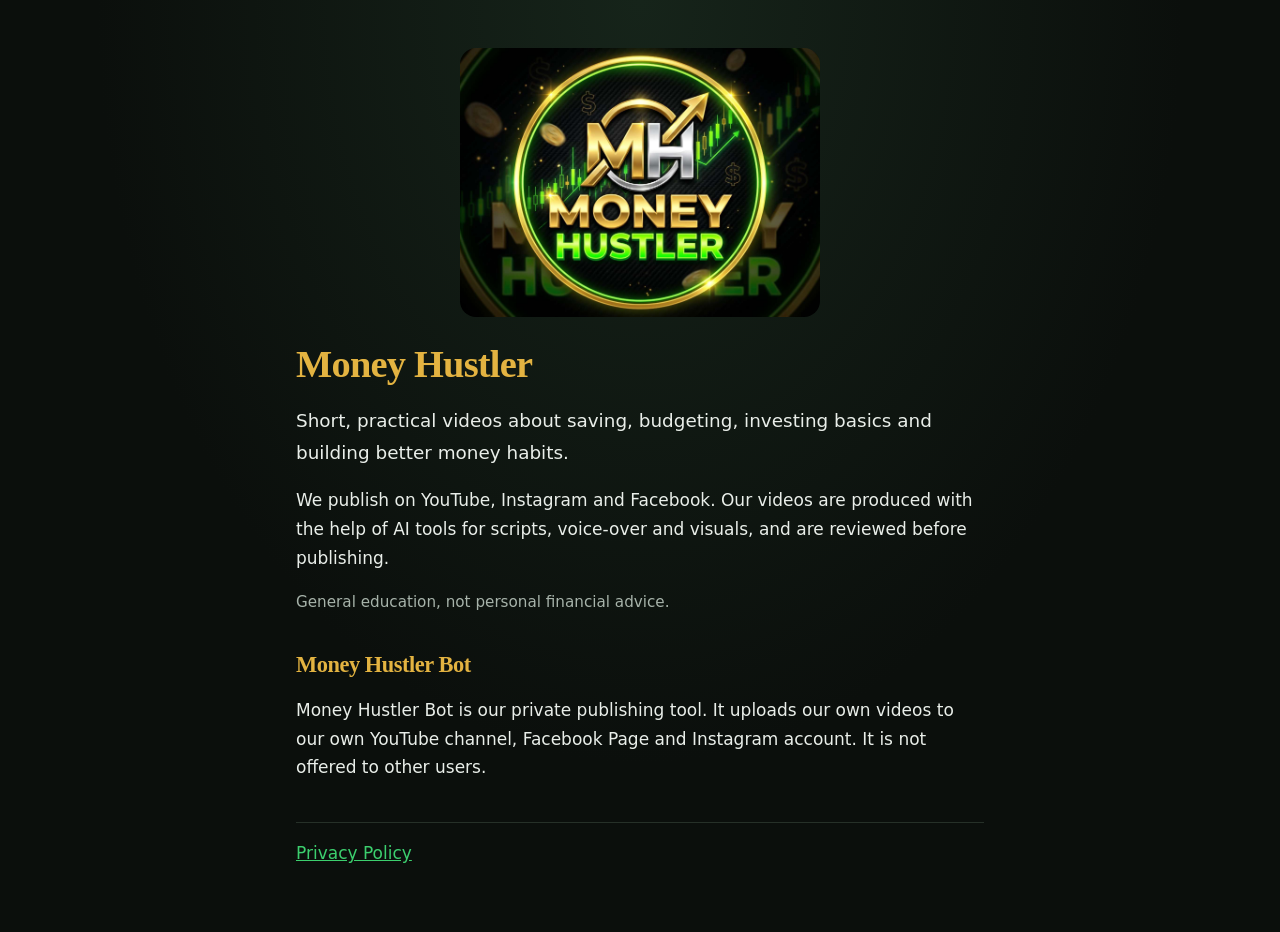
<file: index.html>
<!doctype html>
<html lang="en">
<head>
<meta charset="utf-8">
<meta name="viewport" content="width=device-width, initial-scale=1">
<title>Money Hustler</title>
<meta name="description" content="Money Hustler: short, practical personal finance videos. General education, not personal financial advice.">
<link rel="stylesheet" href="style.css">
</head>
<body>
<main class="wrap">
  <img class="logo" src="logo.jpg" alt="Money Hustler logo" width="768" height="574">
  <h1>Money Hustler</h1>
  <p class="lead">Short, practical videos about saving, budgeting, investing basics and building better money habits.</p>
  <p>We publish on YouTube, Instagram and Facebook. Our videos are produced with the help of AI tools for scripts, voice-over and visuals, and are reviewed before publishing.</p>
  <p class="note">General education, not personal financial advice.</p>
  <h2>Money Hustler Bot</h2>
  <p>Money Hustler Bot is our private publishing tool. It uploads our own videos to our own YouTube channel, Facebook Page and Instagram account. It is not offered to other users.</p>
  <nav><a href="privacy.html">Privacy Policy</a></nav>
</main>
</body>
</html>
</file>
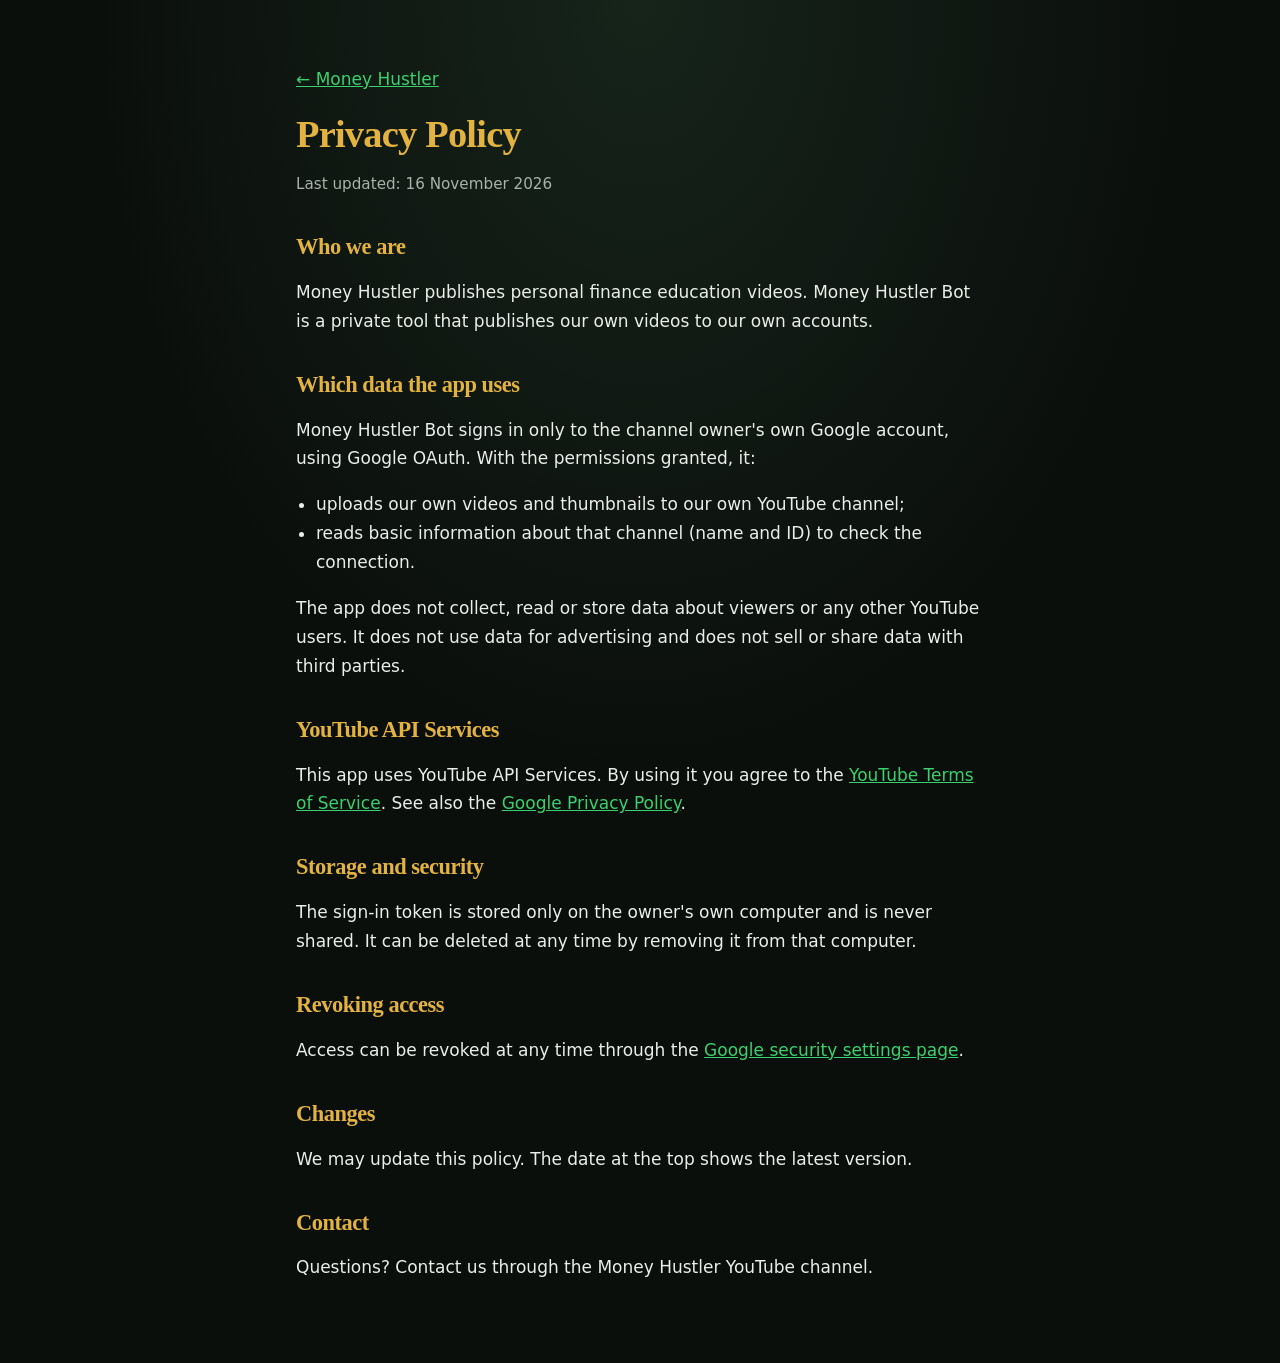
<file: privacy.html>
<!doctype html>
<html lang="en">
<head>
<meta charset="utf-8">
<meta name="viewport" content="width=device-width, initial-scale=1">
<title>Privacy Policy · Money Hustler</title>
<link rel="stylesheet" href="style.css">
</head>
<body>
<main class="wrap">
  <p><a href="index.html">← Money Hustler</a></p>
  <h1>Privacy Policy</h1>
  <p class="meta">Last updated: 16 November 2026</p>

  <h2>Who we are</h2>
  <p>Money Hustler publishes personal finance education videos. Money Hustler Bot is a private tool that publishes our own videos to our own accounts.</p>

  <h2>Which data the app uses</h2>
  <p>Money Hustler Bot signs in only to the channel owner's own Google account, using Google OAuth. With the permissions granted, it:</p>
  <ul>
    <li>uploads our own videos and thumbnails to our own YouTube channel;</li>
    <li>reads basic information about that channel (name and ID) to check the connection.</li>
  </ul>
  <p>The app does not collect, read or store data about viewers or any other YouTube users. It does not use data for advertising and does not sell or share data with third parties.</p>

  <h2>YouTube API Services</h2>
  <p>This app uses YouTube API Services. By using it you agree to the <a href="https://www.youtube.com/t/terms">YouTube Terms of Service</a>. See also the <a href="https://policies.google.com/privacy">Google Privacy Policy</a>.</p>

  <h2>Storage and security</h2>
  <p>The sign-in token is stored only on the owner's own computer and is never shared. It can be deleted at any time by removing it from that computer.</p>

  <h2>Revoking access</h2>
  <p>Access can be revoked at any time through the <a href="https://myaccount.google.com/permissions">Google security settings page</a>.</p>

  <h2>Changes</h2>
  <p>We may update this policy. The date at the top shows the latest version.</p>

  <h2>Contact</h2>
  <p>Questions? Contact us through the Money Hustler YouTube channel.</p>
</main>
</body>
</html>
</file>
<file: style.css>
:root {
  --bg: #0b0f0c;
  --surface: #131a15;
  --text: #e9eee9;
  --muted: #a7b3aa;
  --gold: #e3b341;
  --green: #3ccf6e;
}
* { box-sizing: border-box; }
body {
  margin: 0;
  background: radial-gradient(ellipse at top, #16241a 0%, var(--bg) 60%) fixed, var(--bg);
  color: var(--text);
  font: 17px/1.7 system-ui, -apple-system, "Segoe UI", Roboto, sans-serif;
}
.wrap { max-width: 720px; margin: 0 auto; padding: 48px 16px 64px; }
.logo { display: block; width: 100%; max-width: 360px; height: auto; margin: 0 auto 24px; border-radius: 16px; }
h1, h2 { font-family: Georgia, "Times New Roman", serif; letter-spacing: -0.02em; line-height: 1.2; }
h1 { color: var(--gold); font-size: 2.4rem; margin: 0 0 12px; }
h2 { color: var(--gold); font-size: 1.4rem; margin: 36px 0 8px; }
.lead { font-size: 1.15rem; }
.note, .meta { color: var(--muted); font-size: 0.95rem; }
a { color: var(--green); }
a:hover { color: var(--gold); }
a:focus-visible { outline: 2px solid var(--gold); outline-offset: 2px; }
nav { margin-top: 40px; padding-top: 16px; border-top: 1px solid #263028; }
ul { padding-left: 20px; }
</file>
